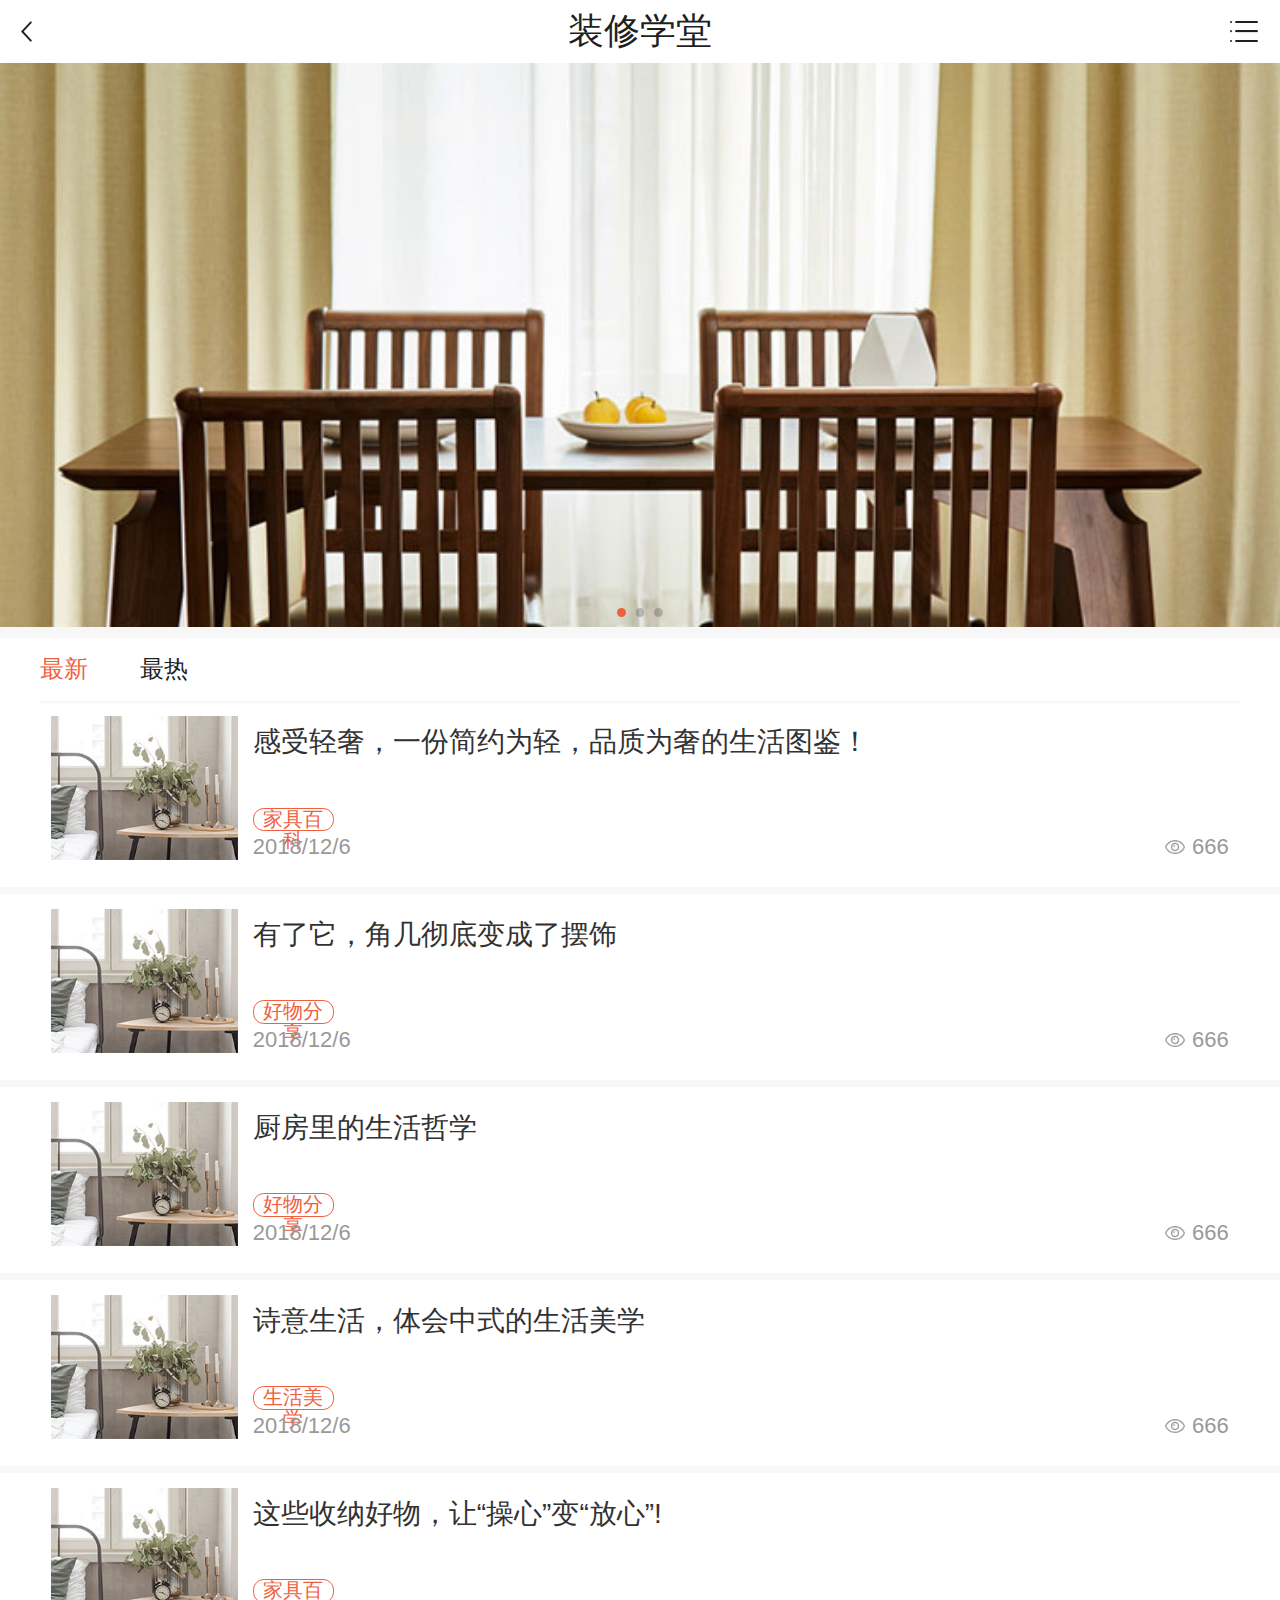
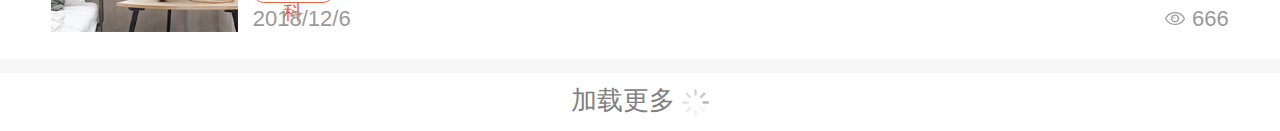
<file: articleClass.html>
<!doctype html>
<html>

<head>
    <meta charset="utf-8">
    <meta name="format-detection" content="telephone=no">
    <title>生活家</title>
    <!-- swiper样式 -->
    <link href="css/swiper-3.4.2.min.css" rel="stylesheet" type="text/css" />
    <!-- 文章模块样式 -->
    <link href="css/article.css" rel="stylesheet" type="text/css" />
    <!-- JQ -->
    <script type="text/javascript" src="js/jquery-1.9.1.min.js"></script>
    <!-- 移动端适配 -->    
    <script type="text/javascript" src="js/flexible.js"></script>
    <script type="text/javascript" src="js/flexible_css.js"></script>
    <!-- Vue -->
    <script type="text/javascript" src="js/vue.min.js?v=2.5.18"></script>
    <script type="text/javascript" src="component/headerMeun.js"></script>
    <script type="text/javascript" src="component/titleModule.js"></script>
    <script type="text/javascript" src="component/contentLg.js"></script>
    <script type="text/javascript" src="component/contentSm.js"></script>
    <script type="text/javascript" src="component/loading.js"></script>
    <script type="text/javascript" src="js/windowScroll.js"></script>
    <!-- 第三方插件 -->
    <script type="text/javascript" src="js/swiper-3.4.2.jquery.min.js"></script>
    <script type="text/javascript" src="js/layer/layer.js?v=3.0"></script>
</head>

<body>
    <input type="hidden" value="{$site_static_url}" id="url">
    <div id='app'>
        <header-meun :title='articleTitle'></header-meun>
        
        <!-- banner -->
        <div class="article-bannder swiper-container" id="articleBannderSwiper">
          <div class="swiper-wrapper">
            <div class="swiper-slide" v-for="item in bannerImg">
                <a href="">
                    <img :src="item">
                </a>
            </div>
          </div>
          <div class="swiper-pagination articleBannderPagination"></div>
        </div>

        <!-- 开关切换 -->
        <div class="switch-container white">
            <div class="switch-content">
                <p @click="changeVal('1')" :class="switchVal=='1'?'cur':''">最新</p>
                <p @click="changeVal('2')" :class="switchVal=='2'?'cur':''">最热</p>
            </div>
        </div>
        <div class='container'>
            <content-sm v-for="item in list"  :item="item"></content-sm>
        </div>

        <!-- 加载动画 -->
        <loading :loading='loading'></loading>
    </div>

    
    <script type="text/javascript">
        new Vue({
        el: '#app',
        data: {
            articleTitle:"装修学堂",
            url:"",//域名保存
            switchVal: 1,//第一次进入页面默认 最新 数据 1：最新数据  2：最热数据
            page: 1, //第一页
            pageSize: 5,//每也请求数据的个数
            isScroll: true, //是否触发滚动函数
            bannerImg:[
                "images/banner.jpg",
                "images/banner.jpg",
                "images/banner.jpg"
            ],
            articleBannderSwiper:null,
            loading:false, //加载动画
            list:[],
            data:{  //模拟数据
                list:[
                    {imgSrc:'images/article_sm.jpg',label:'家具百科',title:'感受轻奢，一份简约为轻，品质为奢的生活图鉴！',dataTime:'2018/12/6',readingCount:'666'},
                    {imgSrc:'images/article_sm.jpg',label:'好物分享',title:'有了它，角几彻底变成了摆饰',dataTime:'2018/12/6',readingCount:'666'},
                    {imgSrc:'images/article_sm.jpg',label:'好物分享',title:'厨房里的生活哲学',dataTime:'2018/12/6',readingCount:'666'},
                    {imgSrc:'images/article_sm.jpg',label:'生活美学',title:'诗意生活，体会中式的生活美学',dataTime:'2018/12/6',readingCount:'666'},
                    {imgSrc:'images/article_sm.jpg',label:'家具百科',title:'这些收纳好物，让“操心”变“放心”!',dataTime:'2018/12/6',readingCount:'666'},
                    {imgSrc:'images/article_sm.jpg',label:'好物分享',title:'这个冬天，你一定要拥有的居家小物',dataTime:'2018/12/6',readingCount:'666'},
                    {imgSrc:'images/article_sm.jpg',label:'好物分享',title:'你永远缺的那双鞋，家里总有空间留给它',dataTime:'2018/12/6',readingCount:'666'},
                    {imgSrc:'images/article_sm.jpg',label:'生活美学',title:'家，就是和喜欢的一切住在一起',dataTime:'2018/12/6',readingCount:'666'},
                    {imgSrc:'images/article_sm.jpg',label:'家具百科',title:'家具搭得好，颜值翻两番',dataTime:'2018/12/6',readingCount:'666'},
                    {imgSrc:'images/article_sm.jpg',label:'好物分享',title:'按下客厅重置键，把冬天变得更有趣',dataTime:'2018/12/6',readingCount:'666'},
                    {imgSrc:'images/article_sm.jpg',label:'好物分享',title:'五种功能灯，为你打造电影里的家',dataTime:'2018/12/6',readingCount:'666'},
                    {imgSrc:'images/article_sm.jpg',label:'生活美学',title:'别被房型限制想象力!最大化储物空间帮你改变',dataTime:'2018/12/6',readingCount:'666'},
                    {imgSrc:'images/article_sm.jpg',label:'家具百科',title:'告别“乱世佳人”，卧室收纳经验分享!',dataTime:'2018/12/6',readingCount:'666'},
                    {imgSrc:'images/article_sm.jpg',label:'好物分享',title:'简单4步，轻松get“别人家的照片墙',dataTime:'2018/12/6',readingCount:'666'},
                    {imgSrc:'images/article_sm.jpg',label:'好物分享',title:'你永远缺的那双鞋，家里总有空间留给它',dataTime:'2018/12/6',readingCount:'666'},
                    {imgSrc:'images/article_sm.jpg',label:'生活美学',title:'家，就是和喜欢的一切住在一起',dataTime:'2018/12/6',readingCount:'666'},

                ]   
            }   
        },
        created:function(){
             this.swiperFun(); //启动swiper
             this.ajaxFun(this.switchVal,this.page); //加载页面调取默认接口  发送默认参数数据 
             this.windowScroll();
        },
        mounted: function() {
        },
        methods: {
            swiperFun(){
                this.$nextTick(()=>{ //页面完全加载成功
                    this.articleBannderSwiper = new Swiper("#articleBannderSwiper",{
                        autoplay: 2800,
                        pagination : '.articleBannderPagination',
                        loop : true,
                        autoplayDisableOnInteraction : false,
                    })
                })
            },
            //模拟接口函数
            ajaxFun(n,page){
                let data;
                if(n==1){ //最新数据模拟接口...
                  if(page==1){
                    data={
                      list:[
                        {imgSrc:'images/article_sm.jpg',label:'家具百科',title:'感受轻奢，一份简约为轻，品质为奢的生活图鉴！',dataTime:'2018/12/6',readingCount:'666'},
                        {imgSrc:'images/article_sm.jpg',label:'好物分享',title:'有了它，角几彻底变成了摆饰',dataTime:'2018/12/6',readingCount:'666'},
                        {imgSrc:'images/article_sm.jpg',label:'好物分享',title:'厨房里的生活哲学',dataTime:'2018/12/6',readingCount:'666'},
                        {imgSrc:'images/article_sm.jpg',label:'生活美学',title:'诗意生活，体会中式的生活美学',dataTime:'2018/12/6',readingCount:'666'},
                        {imgSrc:'images/article_sm.jpg',label:'家具百科',title:'这些收纳好物，让“操心”变“放心”!',dataTime:'2018/12/6',readingCount:'666'},
                      ],
                    };
                  }else if(page==2){
                    data={
                      list:[
                         {imgSrc:'images/article_sm.jpg',label:'好物分享',title:'这个冬天，你一定要拥有的居家小物',dataTime:'2018/12/6',readingCount:'666'},
                        {imgSrc:'images/article_sm.jpg',label:'好物分享',title:'你永远缺的那双鞋，家里总有空间留给它',dataTime:'2018/12/6',readingCount:'666'},
                        {imgSrc:'images/article_sm.jpg',label:'生活美学',title:'家，就是和喜欢的一切住在一起',dataTime:'2018/12/6',readingCount:'666'},
                        {imgSrc:'images/article_sm.jpg',label:'家具百科',title:'家具搭得好，颜值翻两番',dataTime:'2018/12/6',readingCount:'666'},
                        {imgSrc:'images/article_sm.jpg',label:'好物分享',title:'按下客厅重置键，把冬天变得更有趣',dataTime:'2018/12/6',readingCount:'666'},
                      ],
                    };
                  }else {
                    data={
                      list:[
                        {imgSrc:'images/article_sm.jpg',label:'好物分享',title:'五种功能灯，为你打造电影里的家',dataTime:'2018/12/6',readingCount:'666'},
                        {imgSrc:'images/article_sm.jpg',label:'生活美学',title:'别被房型限制想象力!最大化储物空间帮你改变',dataTime:'2018/12/6',readingCount:'666'},
                        {imgSrc:'images/article_sm.jpg',label:'家具百科',title:'告别“乱世佳人”，卧室收纳经验分享!',dataTime:'2018/12/6',readingCount:'666'},
                        {imgSrc:'images/article_sm.jpg',label:'好物分享',title:'简单4步，轻松get“别人家的照片墙',dataTime:'2018/12/6',readingCount:'666'},
                      ],
                    };
                  }
                }else if(n==2){ //最热数据模拟接口...
                  if(page==1){
                    data={
                      list:[
                        {imgSrc:'images/article_sm.jpg',label:'最热',title:'感受轻奢，一份简约为轻，品质为奢的生活图鉴！',dataTime:'2018/12/6',readingCount:'666'},
                        {imgSrc:'images/article_sm.jpg',label:'最热',title:'有了它，角几彻底变成了摆饰',dataTime:'2018/12/6',readingCount:'666'},
                        {imgSrc:'images/article_sm.jpg',label:'最热',title:'厨房里的生活哲学',dataTime:'2018/12/6',readingCount:'666'},
                        {imgSrc:'images/article_sm.jpg',label:'最热',title:'诗意生活，体会中式的生活美学',dataTime:'2018/12/6',readingCount:'666'},
                        {imgSrc:'images/article_sm.jpg',label:'最热',title:'这些收纳好物，让“操心”变“放心”!',dataTime:'2018/12/6',readingCount:'666'},
                        ],
                    };
                  }else if(page==2){
                    data={
                      list:[
                        {imgSrc:'images/article_sm.jpg',label:'最热',title:'感受轻奢，一份简约为轻，品质为奢的生活图鉴！',dataTime:'2018/12/6',readingCount:'1'},
                        {imgSrc:'images/article_sm.jpg',label:'最热',title:'有了它，角几彻底变成了摆饰',dataTime:'2018/12/6',readingCount:'1'},
                        {imgSrc:'images/article_sm.jpg',label:'最热',title:'厨房里的生活哲学',dataTime:'2018/12/6',readingCount:'1'},
                        {imgSrc:'images/article_sm.jpg',label:'最热',title:'诗意生活，体会中式的生活美学',dataTime:'2018/12/6',readingCount:'1'},
                        {imgSrc:'images/article_sm.jpg',label:'最热',title:'这些收纳好物，让“操心”变“放心”!',dataTime:'2018/12/6',readingCount:'1'},
                      ],
                    };
                  }else {
                    data={
                      list:[
                        {imgSrc:'images/article_sm.jpg',label:'最热',title:'感受轻奢，一份简约为轻，品质为奢的生活图鉴！',dataTime:'2018/12/6',readingCount:'999'},
                        {imgSrc:'images/article_sm.jpg',label:'最热',title:'有了它，角几彻底变成了摆饰',dataTime:'2018/12/6',readingCount:'99'},
                        {imgSrc:'images/article_sm.jpg',label:'最热',title:'厨房里的生活哲学',dataTime:'2018/12/6',readingCount:'99'},
                      ],
                    };
                  }
                }
                for(var i=0;i<data.list.length;i++){
                  this.list.push(data.list[i]);
                }
                if (data.list.length < this.pageSize) {
                  this.isScroll = false;
                  this.loading = false;
                }else {
                  this.isScroll = true;
                  this.loading = true;
                }
            },
            //点击切换数据函数
            changeVal(n){
                if(n==1){
                  this.list=[]; //清空数组数据
                  this.switchVal=n; //修改 this.switchVal 值 变换相对应的ui 后续根据这个值来调接口
                  this.page=1; // 初始化当前页数
                  this.ajaxFun(this.switchVal,this.page); // 向接口发送当前this.switchVal值  和已初始化过的页数
                }else{
                  this.list=[];
                  this.switchVal=n;
                  this.page=1;
                  this.ajaxFun(this.switchVal,this.page);
                }
            },
            //滚动函数
            windowScroll: function() {
                scrollConditions(() => {
                    if (this.isScroll) {
                        this.isScroll = false;
                        this.page += 1;
                        setTimeout(()=>{
                         this.ajaxFun(this.switchVal,this.page);
                        },300);
                        console.log('请求第' + this.page + '页数据');
                    }else{
                        console.log('数据已经加载完毕');
                    }
                });
            },
        }
    });
    </script>
    <!-- 百度统计 --><!-- #BeginLibraryItem "/library/baidutj.lbi" --><!-- #EndLibraryItem -->
</body>

</html>
</file>
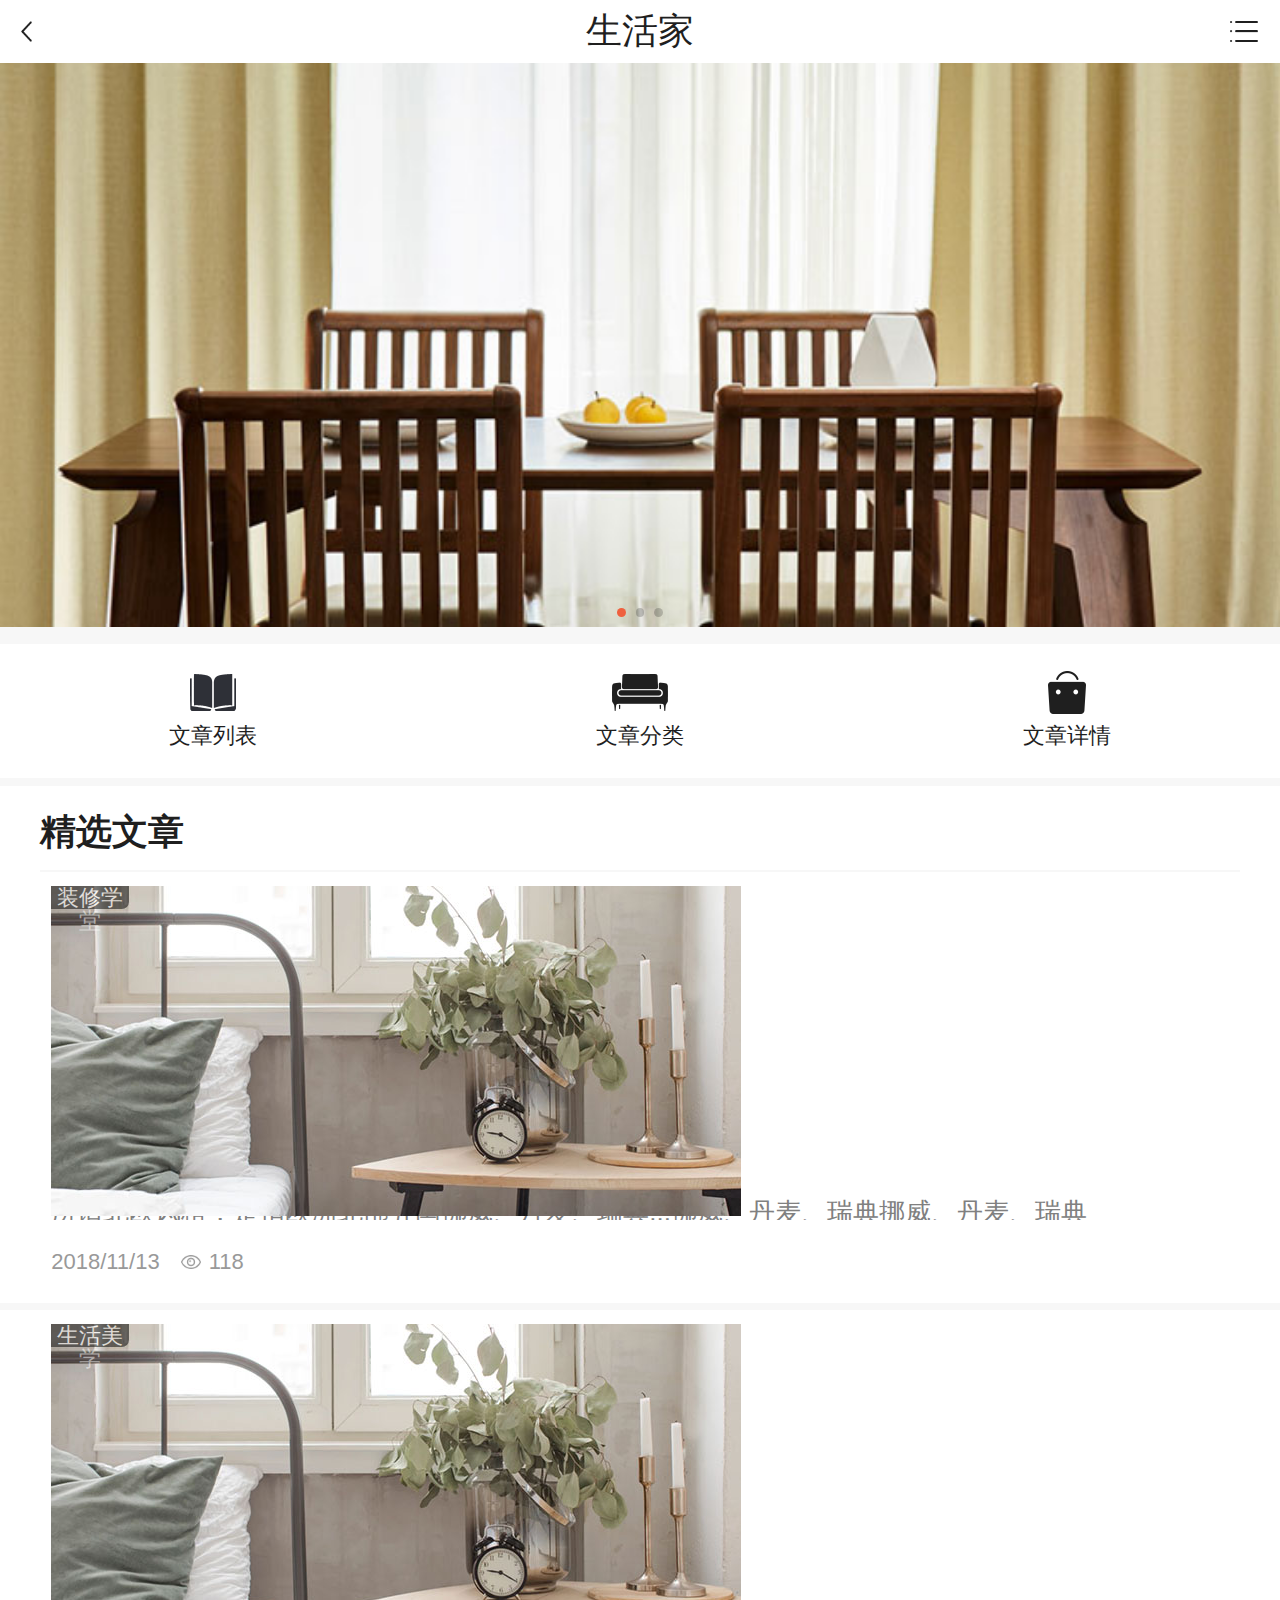
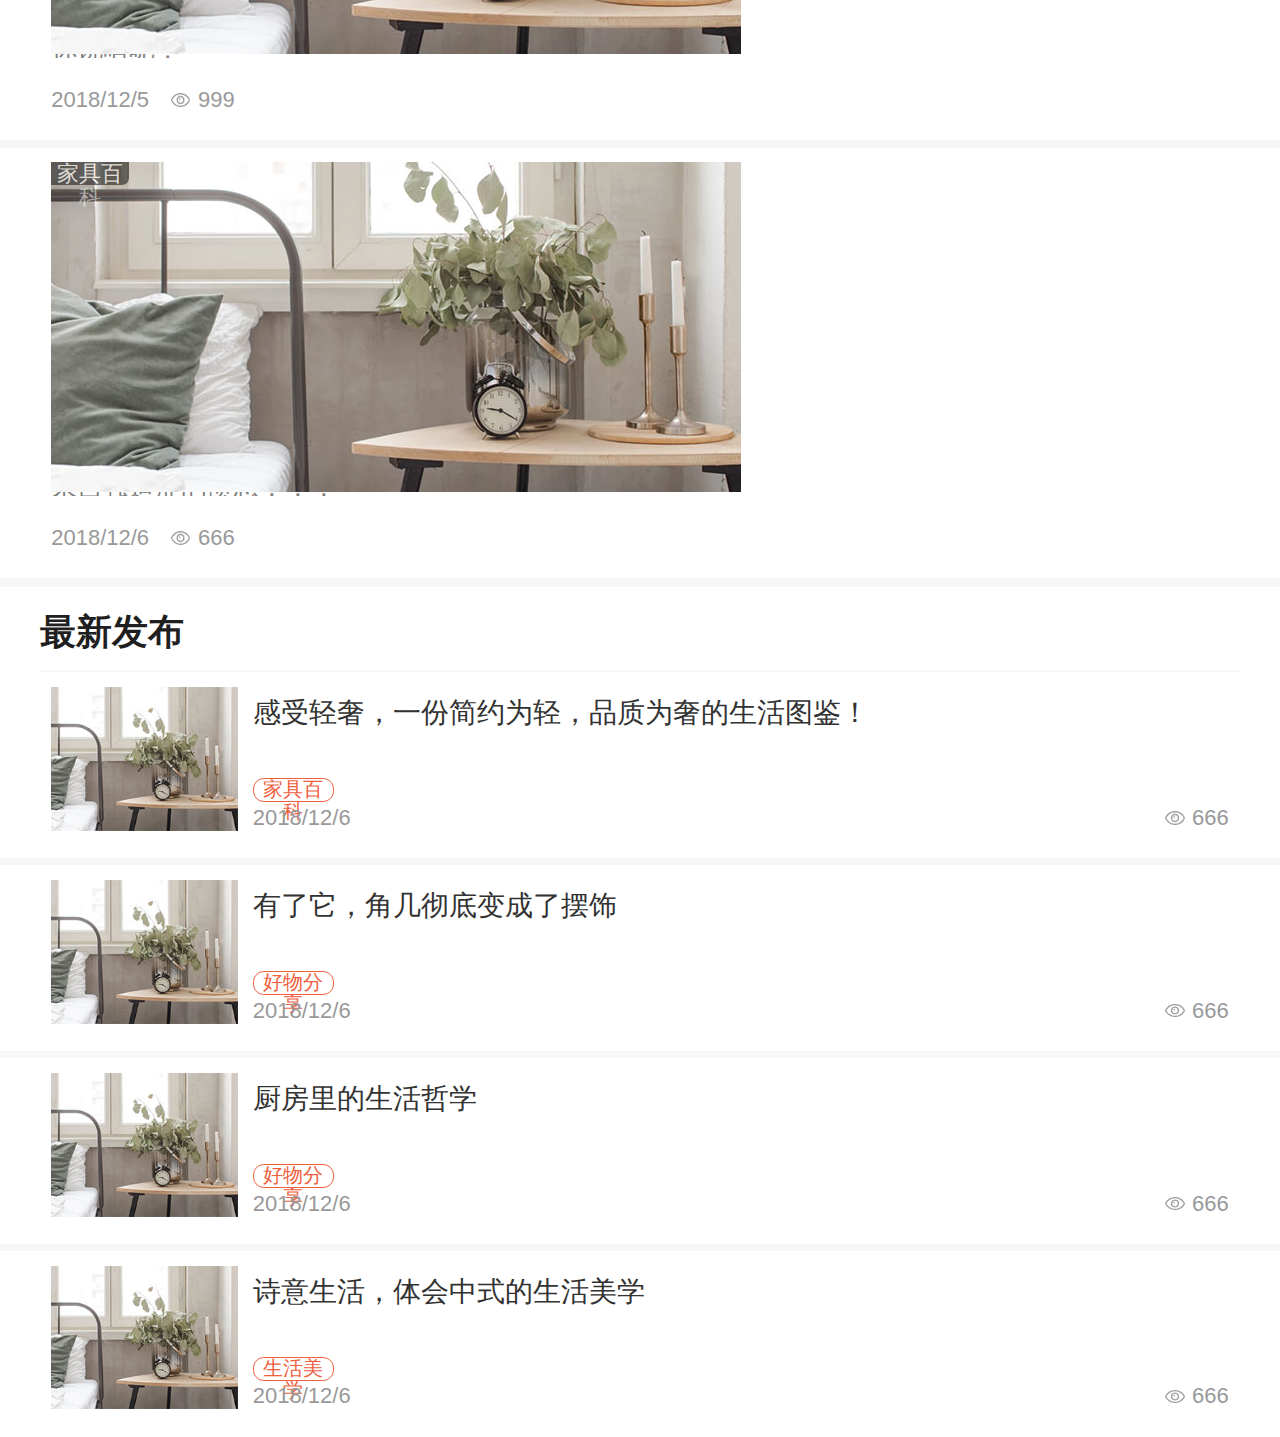
<file: articleIndex.html>
<!doctype html>
<html>

<head>
    <meta charset="utf-8">
    <meta name="format-detection" content="telephone=no">
    <title>生活家</title>
    <!-- swiper样式 -->
    <link href="css/swiper-3.4.2.min.css" rel="stylesheet" type="text/css" />
    <!-- 文章模块样式 -->
    <link href="css/article.css" rel="stylesheet" type="text/css" />
    <!-- JQ -->
    <script type="text/javascript" src="js/jquery-1.9.1.min.js"></script>
    <!-- 移动端适配 -->    
    <script type="text/javascript" src="js/flexible.js"></script>
    <script type="text/javascript" src="js/flexible_css.js"></script>
    <!-- Vue -->
    <script type="text/javascript" src="js/vue.min.js?v=2.5.18"></script>
    <script type="text/javascript" src="component/headerMeun.js"></script>
    <script type="text/javascript" src="component/titleModule.js"></script>
    <script type="text/javascript" src="component/contentLg.js"></script>
    <script type="text/javascript" src="component/contentSm.js"></script>
    <script type="text/javascript" src="component/loading.js"></script>
    <script type="text/javascript" src="js/windowScroll.js"></script>
    <!-- 第三方插件 -->
    <script type="text/javascript" src="js/swiper-3.4.2.jquery.min.js"></script>
    <script type="text/javascript" src="js/layer/layer.js?v=3.0"></script>
</head>

<body>
    <div id='app'>
        <header-meun :title='articleTitle'></header-meun>

        <!-- banner -->
        <div class="article-bannder swiper-container" id="articleBannderSwiper">
          <div class="swiper-wrapper">
            <div class="swiper-slide" v-for="item in bannerImg">
                <a href="">
                    <img :src="item">
                </a>
            </div>
          </div>
          <div class="swiper-pagination articleBannderPagination"></div>
        </div>

        <!-- 模块列表图标 -->
        <div class="article-listsicon white">
            <div class="listicon" v-for="item in listsIcon">
                <a :href="item.iconUrl">
                    <img :src="item.iconSrc">
                </a>
                <p>{{item.iconTitle}}</p>
            </div>
        </div>

        <!-- 精选文章 -->
        <title-module title='精选文章'></title-module>
        <div class='container'>
            <content-lg v-for="item in selectArticle"  :item="item"></content-lg>
        </div>

        <!-- 最新发布 -->
        <title-module title='最新发布'></title-module>
        <div class='container'>
            <content-sm v-for="item in newContent"  :item="item"></content-sm>
        </div>
    </div>

    
    <script type="text/javascript">
        new Vue({
        el: '#app',
        data: {
            articleTitle:"生活家",
            url:"",
            bannerImg:[
                "images/banner.jpg",
                "images/banner.jpg",
                "images/banner.jpg"
            ],
            articleBannderSwiper:null,
            listsIcon:[
                {iconUrl:'articleLists.html',iconTitle:'文章列表',iconSrc:'images/school_icon.png'},
                {iconUrl:'articleClass.html',iconTitle:'文章分类',iconSrc:'images/furniture_icon.png'},
                {iconUrl:'articleDetails.html',iconTitle:'文章详情',iconSrc:'images/shopping_icon.png'}
            ],
            selectArticle:[
                {imgSrc:'images/article_lg.jpg',label:'装修学堂',title:'明亮温暖的北欧风搭配',desc:'所谓北欧风格，是指欧洲北部五国挪威、丹麦、瑞典...挪威、丹麦、瑞典挪威、丹麦、瑞典',dataTime:'2018/11/13',readingCount:'118'},
                {imgSrc:'images/article_lg.jpg',label:'生活美学',title:'明亮温暖的北欧风搭配1',desc:'你说啥呢？',dataTime:'2018/12/5',readingCount:'999'},
                {imgSrc:'images/article_lg.jpg',label:'家具百科',title:'明亮温暖的北欧风搭配plus',desc:'来自强迫症的愤怒！！！',dataTime:'2018/12/6',readingCount:'666'},
            ],
            newContent:[
                {imgSrc:'images/article_sm.jpg',label:'家具百科',title:'感受轻奢，一份简约为轻，品质为奢的生活图鉴！',dataTime:'2018/12/6',readingCount:'666'},
                {imgSrc:'images/article_sm.jpg',label:'好物分享',title:'有了它，角几彻底变成了摆饰',dataTime:'2018/12/6',readingCount:'666'},
                {imgSrc:'images/article_sm.jpg',label:'好物分享',title:'厨房里的生活哲学',dataTime:'2018/12/6',readingCount:'666'},
                {imgSrc:'images/article_sm.jpg',label:'生活美学',title:'诗意生活，体会中式的生活美学',dataTime:'2018/12/6',readingCount:'666'}
            ],
        },
        created:function(){
             this.swiperFun();  
        },
        mounted: function() {
            // this.$nextTick(()=>{
            //     let val = document.getElementById('url').value;
            //     this.url = val;
            // });
        },
        methods: {
            swiperFun(){
                this.$nextTick(()=>{ //页面完全加载成功
                    this.articleBannderSwiper = new Swiper("#articleBannderSwiper",{
                        autoplay: 2800,
                        pagination : '.articleBannderPagination',
                        loop : true,
                        autoplayDisableOnInteraction : false,
                    })
                })
            }
        }
    });
    </script>
    <!-- 百度统计 --><!-- #BeginLibraryItem "/library/baidutj.lbi" --><!-- #EndLibraryItem -->
</body>

</html>
</file>
<file: css/article.css>
/* 通用 */
body{
	background: #f7f7f7;
}
div{
	margin: 0;
	padding: 0;
	border: 0;
}
.white{
	background: #FFF;
}
.module-title{
	margin-top: 0.16rem;
	width: 100%;
	display: flex;
	justify-content: center;
	align-items: center;
}
.module-title .title-container{
	width: 93.733333%;
	height: 100%;
	border-bottom:solid 2px #f7f7f7;
	display: flex;
	flex-direction: column;
	align-items: center;
}
.module-title .title-container h1{
	width: 100%;
	font-size: 36px;
	color: #1f1f1f;
	font-weight: bold;
	padding: 0.4rem 0 0.24rem 0;
	display: flex;
	align-items: center;
}
.module-title .title-container h1 .hot{
	width: 0.373333rem;
	height: 0.493333rem;
	background: url(../images/hot_icon.png) no-repeat center;
	background-size: 100% 100%;
	margin-right: 0.16rem;
}
.module-title .title-container .title-other{
	width: 100%;
	display: flex;
	flex-direction: row;
	align-items: center;
	padding: 0.266667rem 0 0.36rem 0;
	position: relative;
}
.module-title .title-container .title-other .label{
	width: 1.506667rem;
	height: 0.4rem;
	border-radius: 0.2rem;
	border: solid 1px #7f7f7f;
	text-align: center;
	font-size: 22px;
	color: #808080;
	margin-right: 0.266667rem;
	display: flex;
	justify-content: center;
	align-items: center;
}
.module-title .title-container .title-other .data-time{
	font-size: 22px;
	color: #808080;
}
.module-title .title-container .title-other .share{
	width: 0.44rem;
	height: 0.44rem;
	position: absolute;
	right: 0;
}
/* 文章模块公用头部 */
.article-header{
	width: 100%;
	height: 1.173333rem;
	display: flex;
	flex-direction: row;
	justify-content: center;
	align-items: center;
	background: #fff;
	position: relative;
}
.article-header .goback{
	width: 0.2rem;
	height: 0.4rem;
	background: url(../images/goback.png) no-repeat center;
	background-size: 100% 100%;
	position: absolute;
	top: 0.386667rem;
	left: 0.386667rem;
}

.article-header .article-title{
	font-family: MicrosoftYaHei;
	font-size: 36px;
	color: #1f1f1f;
}

.article-header .meun-icon{
	width: 0.52rem;
	height: 0.4rem;
	position: absolute;
	top: 0.386667rem;
	right: 0.413333rem;
}

.article-header .meun-container{
	position: absolute;
	top: 0.973333rem;
	right: 0.413333rem;
	color: #FFF;
	z-index: 2;
}

.article-header .meun-container .meun-nav{
	width: 2.64rem;
	height: 4.133333rem;
	display: flex;
	flex-direction: column;
	justify-content: space-around;
	align-items: center;
	background: url(../images/search_meun_bg.png)  no-repeat center;
	background-size: 100% 100%;
}

.article-header .meun-container .meun-nav a{
	width: 80%;
	height: 1.306667rem;
	display: flex;
	flex-direction: row;
	justify-content: space-around;
	align-items: center;
}

.article-header .meun-container .meun-nav a span{
	color: #FFF;
	font-size: 30px;
}

.article-header .meun-container .meun-nav a img{
	width: 0.56rem;
	height: 0.56rem;
}

.article-header .meun-container .meun-nav a:not(:last-child){
	border-bottom: solid 0.053333rem #e8e8e8;
}

/* 文章模块banner */
.article-bannder img{
	width: 100%;
	height: auto;
}
.article-bannder .swiper-pagination-bullet{
	width: 0.16rem;
	height: 0.16rem;
}
.article-bannder .swiper-pagination-bullet-active{
	background-color: #ef603e; 
}

/* 模块列表图标 */
.article-listsicon{
	margin-top: 0.266667rem;
	width: 100%;
	height: 2.48rem;
	display: flex;
	flex-direction: row;
	justify-content: space-around;
	align-items: center;
}

.article-listsicon .listicon{
	display: flex;
	flex-direction: column;
	justify-content: center;
	align-items: center;
}

.article-listsicon a{
	width: 0.8rem;
	height: 0.8rem;
	display: flex;
	justify-content: center;
	align-items: center;
}

.article-listsicon p{
	font-size: 22px;
	color: #1f1f1f;
	margin-top: 0.133333rem;
}

/* 文章内容lg */
.article-conter-cotainer{
	width: 100%;
	display: flex;
	flex-direction: column;
	justify-content: center;
	align-items: center;
}
.container .article-conter-cotainer:not(:first-child){
	margin-top: 0.133333rem;
}

.article-conter-cotainer .article-content-lg{
	width: 92%;
	margin: 0.266667rem 0 0.506667rem;
}

.article-conter-cotainer .article-content-lg .article-content-image{
	width: 100%;
	height: 4.4rem;
	position: relative;
}

.article-conter-cotainer .article-content-lg .article-content-image .label{
	width: 1.44rem;
	height: 0.426667rem;
	line-height: 0.426667rem;
	text-align: center;
	background-color: #000000;
	opacity: 0.5;
	border-radius: 0px 0px 0.133333rem 0px;
	position: absolute;
	top: 0;
	left: 0;
}

.article-conter-cotainer .article-content-lg .article-content-image .label p{
	color: #ffffff;
	font-size: 22px;
}

.article-conter-cotainer .article-content-lg .article-content-title{
	margin-top: 0.4rem;
	line-height: 36px;
	color: #1f1f1f;
}

.article-conter-cotainer .article-content-lg .article-content-desc{
	margin-top: 0.24rem;
	width: 100%;
	height: 0.48rem;
	overflow: hidden;
	white-space: nowrap;
	text-overflow: ellipsis;
	color: #808080;
	font-size: 26px;
}

.article-conter-cotainer .article-content-lg .article-content-other{
	margin-top: 0.533333rem;
	display: flex;
	flex-direction: row;
	align-items: center;
}

.article-conter-cotainer .article-content-lg .article-content-other .data-time{
	color: #999999;
	font-size: 22px;
}

.article-conter-cotainer .article-content-lg .article-content-other .eyr-icon{
	width: 0.36rem;
	height: 0.253333rem;
	margin: 0 0.146667rem 0 0.4rem;
}

.article-conter-cotainer .article-content-lg .article-content-other .reading-count{
	font-size: 22px;
	color: #999999;
}

/* 文章内容sm */
.article-conter-cotainer .article-content-sm{
	width: 92%;
	margin: 0.266667rem 0 0.506667rem;
}

.article-conter-cotainer .article-content-sm a{
	display: flex;
	flex-direction: row;
}

.article-conter-cotainer .article-content-sm .content-sm-image{
	width: 3.466667rem;
}

.article-conter-cotainer .article-content-sm .content-sm{
	width: 100%;
	margin-left: 0.266667rem;
	position: relative;
}

.article-conter-cotainer .article-content-sm .content-sm .content-sm-title{
	margin-top: 0.133333rem;
	font-size: 28px;
	color: #323232;
}

.article-conter-cotainer .article-content-sm .content-sm .content-sm-lable{
	width: 1.466667rem;
	height: 0.4rem;
	text-align: center;
	line-height: 0.4rem;
	border: solid 1px #ef603e;
	border-radius: 0.2rem;
	position: absolute;
	bottom: 0.533333rem;
}

.article-conter-cotainer .article-content-sm .content-sm .content-sm-lable p{
	color: #ef603e;
	font-size: 20px;
}

.article-conter-cotainer .article-content-sm .content-sm .content-sm-other{
	width: 100%;
	position: absolute;
	bottom: 0;
	display: flex;
	flex-direction: row;
	justify-content: space-between;
	align-items: center;
}

.article-conter-cotainer .article-content-sm .content-sm .content-sm-other .data-time{
	color: #999999;
	font-size: 22px;
}

.article-conter-cotainer .article-content-sm .content-sm .content-sm-other div{
	display: flex;
	flex-direction: row;
	align-items: center;
}

.article-conter-cotainer .article-content-sm .content-sm .content-sm-other .eyr-icon{
	width: 0.36rem;
	height: 0.253333rem;
	margin-right: 0.133333rem;
}

.article-conter-cotainer .article-content-sm .content-sm .content-sm-other .reading-count{
	font-size: 22px;
	color: #999999;
}

/* 开关切换 */
.switch-container{
	margin-top: 0.16rem;
	width: 100%;
	height: 1.173333rem;
	display: flex;
	justify-content: center;
	align-items: center;
}

.switch-container .switch-content{
	width: 93.733333%;
	height: 100%;
	border-bottom:solid 2px #f7f7f7;
	display: flex;
	flex-direction: row;
	align-items: center;
}

.switch-container .switch-content p{
	font-size: 24px;
	color: #1f1f1f;
	margin-right: 0.96rem;
}

.switch-container .switch-content .cur{
	color: #ef603e;
}

/* 文章详情页 */
.details-container{
	margin: 0;
	padding: 0;
	display: flex;
	flex-direction: column;
	align-items: center;
	justify-content: center;
}
.details-container .details-content{
	width: 92%;
}
.details-container .label-container{
	width: 92%;
	display: flex;
	flex-direction: row;
	align-items: center;
	padding: 0.933333rem 0 0.813333rem 0;
}

.details-container .label-container .article-label{
	padding: 0 0.12rem;
	display: flex;
	justify-content: center;
	align-items: center;
	margin-right: 0.266667rem;
	background-color: #f7f7f7;
	border-radius: 0.133333rem;
	font-size: 20px;
	color: #b3b3b3;
}

.reading-container{
	margin: 0;
	padding: 0;
	display: flex;
	flex-direction: column;
	align-items: center;
	justify-content: center;
}

.reading-container .reading-content{
	width: 92%;
	padding: 0.253333rem 0 0.546667rem 0;
	display: flex;
	flex-direction: row;
	align-items: center;
	flex-wrap: wrap;
}

.reading-container .reading-content .reading-box{
	position: relative;
} 
.reading-container .reading-content .reading-box:nth-child(2n){
	margin-left: 0.24rem;
}
.reading-container .reading-content .reading-box  .reading-image{
	width: 4.48rem;
	height: 4.0rem;
}
.reading-container .reading-content .reading-box .title-box{
	width: 100%;
	height: 0.8rem;
	background: url(../images/title_bg.png) no-repeat center;
	background-size: 100% 100%;
	position: absolute;
	bottom: 0.106667rem;
}
.reading-container .reading-content .reading-box .title-box .reading-title{
	width: 3.72rem;
	white-space: nowrap;
	overflow: hidden;
	text-overflow: ellipsis;
	position: absolute;
	bottom: 0.106667rem;
	left: 0.373333rem;
	font-size: 22px;
	color: #ffffff;
}

/* 热销TOP榜 */
.hot-top{
	padding: 0.253333rem 0 0.666667rem 0;
}

.hot-top .hot-box{
	width: 4.266667rem;
	height: 4.666667rem;
	box-shadow: 1px 3px 6px 0px rgba(204, 204, 204, 0.5);
}

.hot-top .hot-box .hot-desc{
	width: 4.266667rem;
	height: 2.96rem;
	position: relative;
}

.hot-top .hot-box .hot-desc>div{
	width: 4.266667rem;
	height: 0.706667rem;
	background: url(../images/title_bg.png) no-repeat center;
	background-size: 100% 100%;
	position: absolute;
	bottom: 0;
}

.hot-top .hot-box .hot-desc .hot-title{
	width: 3.88rem;
	font-size: 24px;
	color: #ffffff;
	overflow: hidden;
	white-space: nowrap;
	text-overflow: ellipsis;
	position: absolute;
	bottom: 0.106667rem;
	left: 0.133333rem;
}

.hot-top .hot-box .hot-price{
	margin-top: 0.253333rem;
	margin-left: 0.106667rem;
	font-size: 30px;
	color: #ef603e;
	display: flex;
	flex-direction: row;
	align-items: center;
}

.hot-top .hot-box .hot-price p{
	width: 0.8rem;
	height: 0.32rem;
	margin-left: 0.133333rem;
	background-color: #ef603e;
	border-radius: 0.16rem;
	display: flex;
	justify-content: center;
	align-items: center;
	font-size: 20px;
	color: #ffffff;
} 

.hot-top .hot-box .hot-count{
	margin-top: 0.32rem;
	margin-left: 0.133333rem;
	font-size: 22px;
	color: #999999;
}

/* 加载动画 */
.loading-container{
	width: 100%;
	height: 1.066667rem;
	display: flex;
	flex-direction: row;
	justify-content: center;
	align-items: center;
	margin-top: 0.266667rem;
}

.loading-container .loadmore{
	width: 65%;
  	margin: 0 auto;
  	margin-top: 0.21rem;
  	margin-bottom: 0.21rem;
  	line-height: 0.44rem;
  	font-size: 24px;
  	text-align: center
}

.loading-container .loadmore .loading-ui{
  	width: 0.5rem;
  	height: 0.5rem;
  	display: inline-block;
  	vertical-align: middle;
  	animation: LoadingUi .8s steps(12, end) infinite;
  	background: url(../images/loading_icon.png) no-repeat;
  	background-size: 100%;
}
.loading-container .loadmore .loadmore-content{
	font-size: 26px;
	color: #808080;
}
@keyframes LoadingUi {
  0% {
    transform: rotate(0deg);
  }
  100% {
    transform: rotate(360deg);
  }
}
</file>
